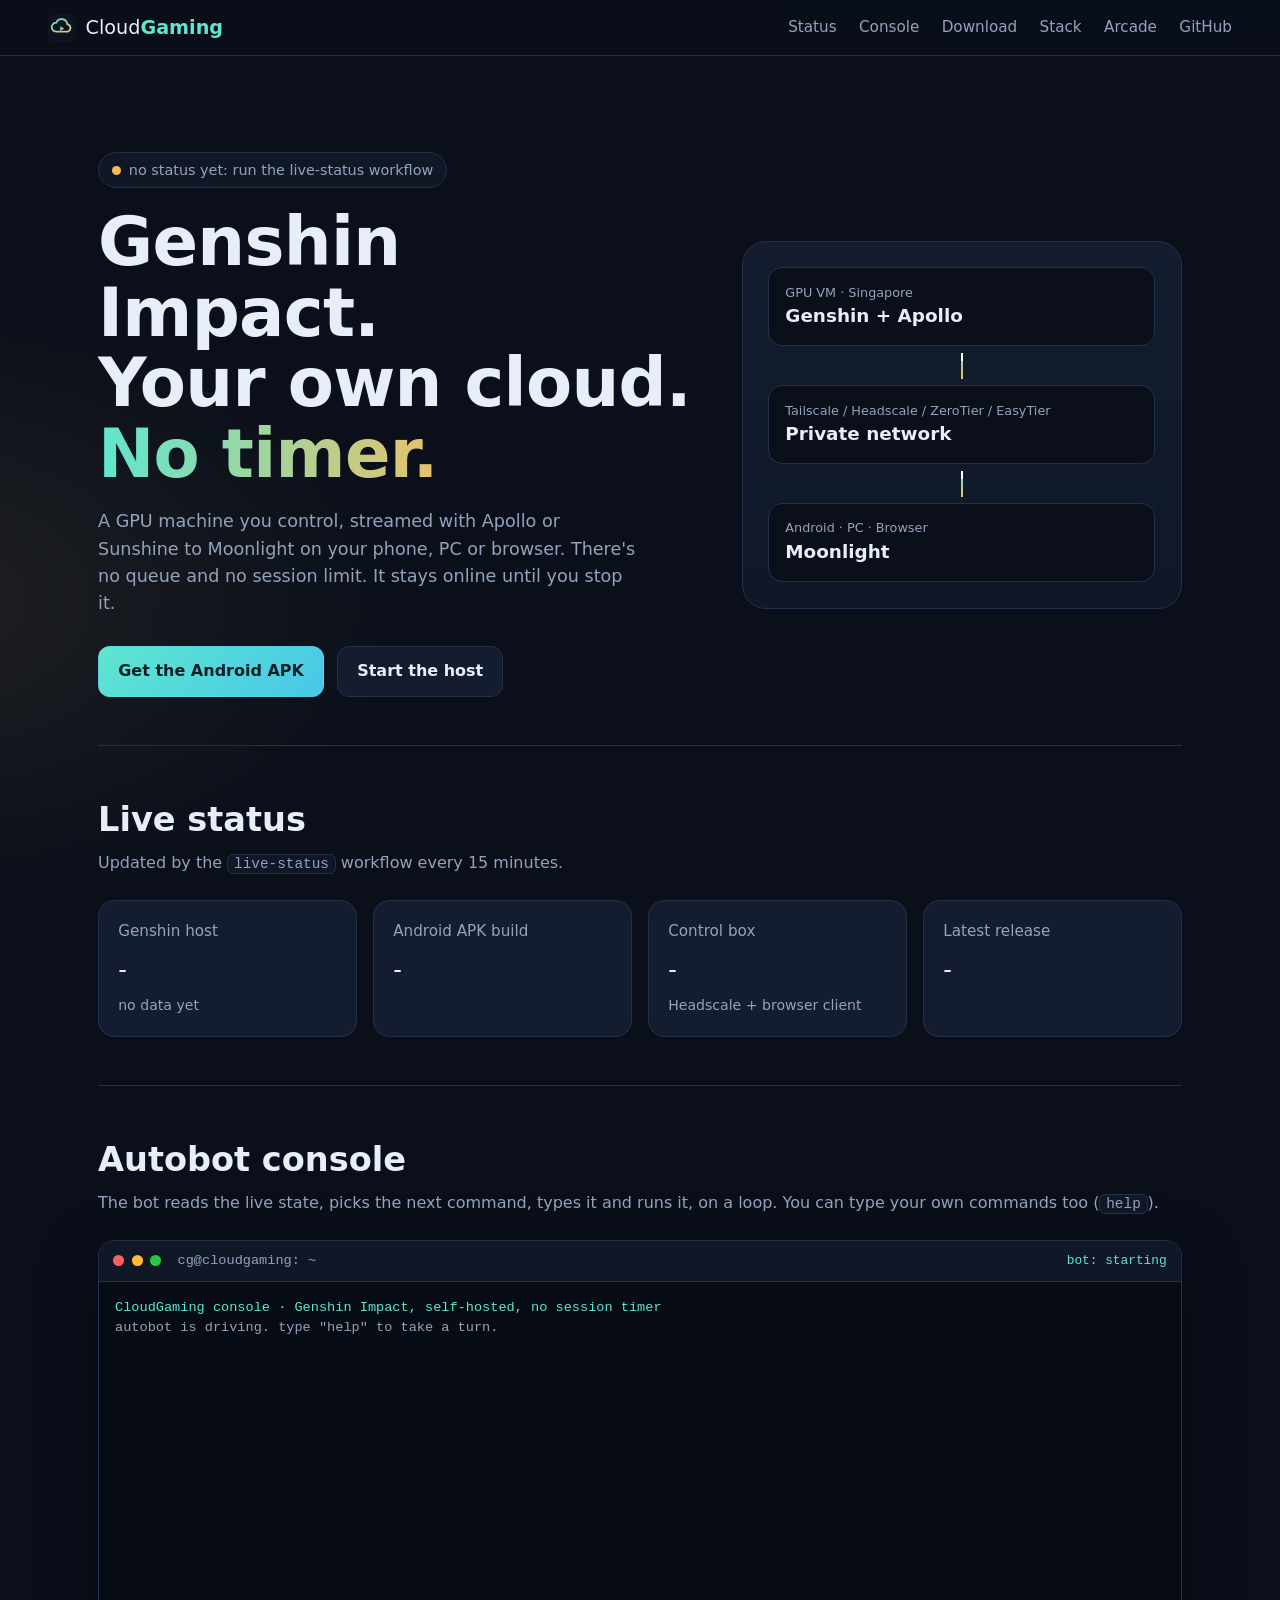
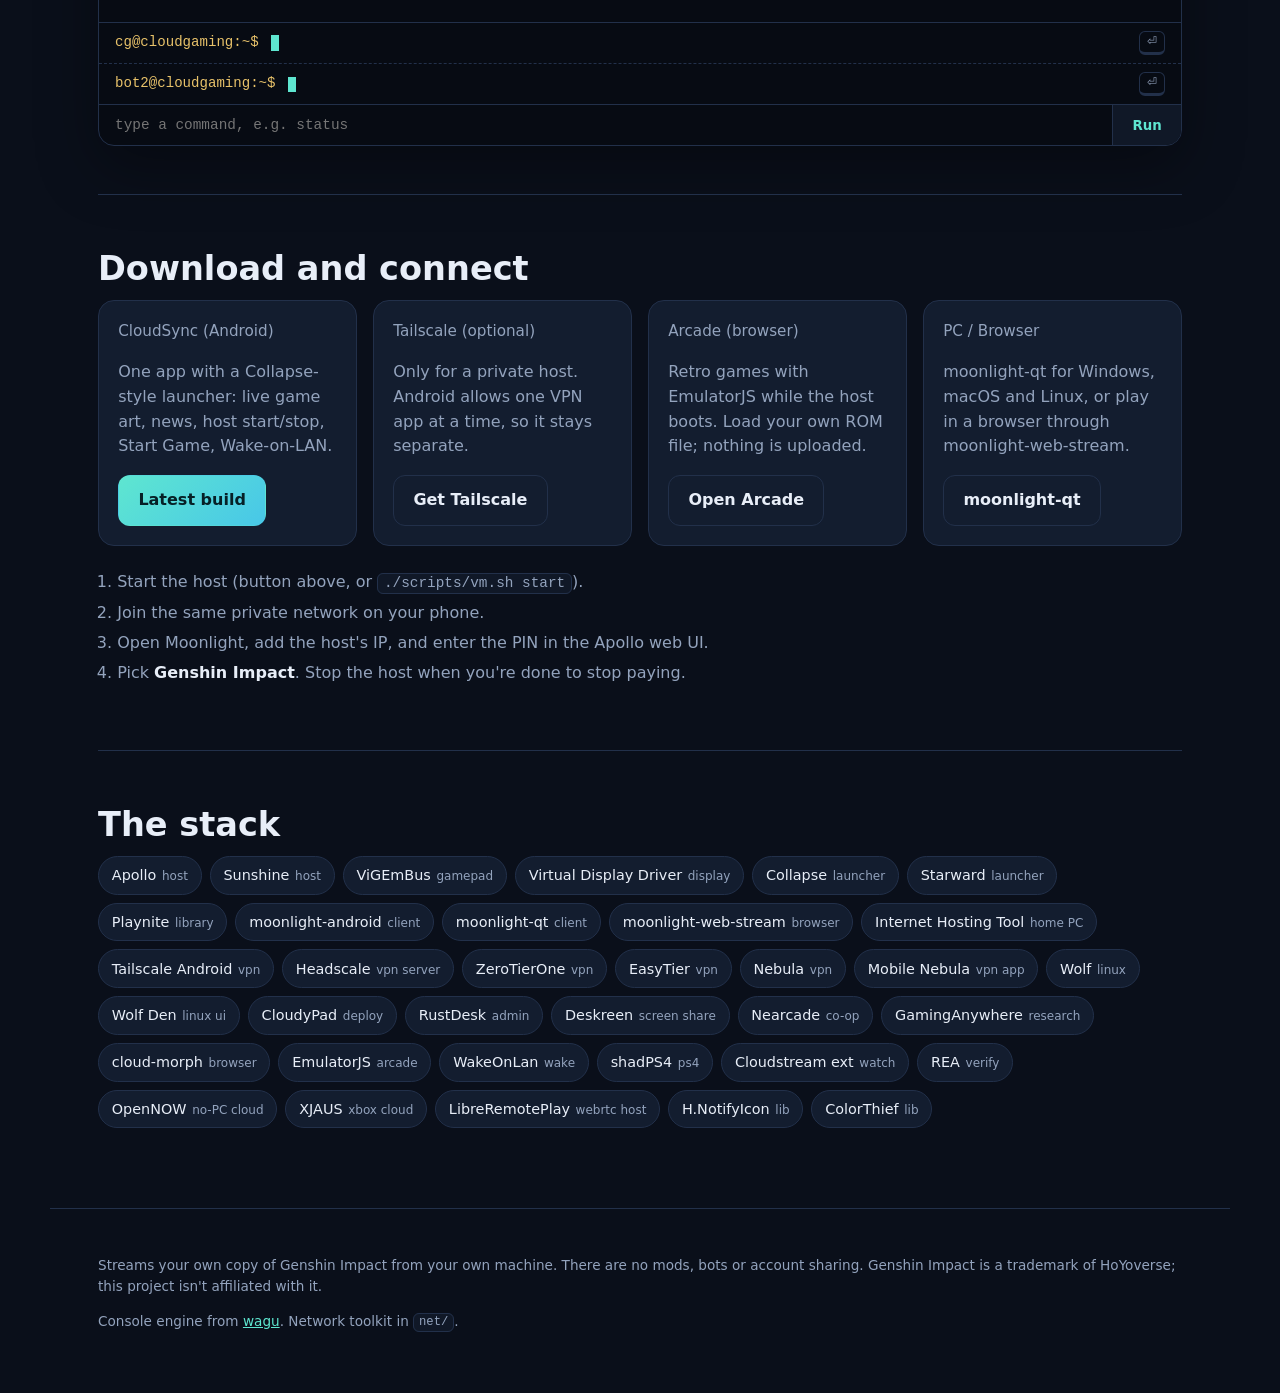
<file: site/index.html>
<!doctype html>
<html lang="en">
<head>
<meta charset="utf-8">
<meta name="viewport" content="width=device-width, initial-scale=1">
<title>CloudGaming - Genshin Impact with no time limit</title>
<meta name="description" content="Self-hosted cloud gaming for Genshin Impact: Apollo/Sunshine host, Moonlight clients, private networking, live status and an autobot console.">
<meta http-equiv="Content-Security-Policy" content="default-src 'self'; script-src 'self'; style-src 'self' https://api.fontshare.com; font-src https://cdn.fontshare.com; connect-src 'self' https://raw.githubusercontent.com https://api.github.com; img-src 'self' data: https://img.shields.io; base-uri 'none'; form-action 'none'">
<meta name="referrer" content="no-referrer">
<link rel="preconnect" href="https://api.fontshare.com">
<link rel="stylesheet" href="https://api.fontshare.com/v2/css?f[]=clash-display@600,700&f[]=satoshi@400,500,700&display=swap">
<link rel="stylesheet" href="style.css">
<link rel="icon" href="favicon.svg" type="image/svg+xml">
</head>
<body>
<header class="top">
  <a class="logo" href="#"><img src="favicon.svg" alt="" width="28" height="28"><span>Cloud<b>Gaming</b></span></a>
  <nav aria-label="Sections">
    <a href="#status">Status</a>
    <a href="#console">Console</a>
    <a href="#download">Download</a>
    <a href="#stack">Stack</a>
    <a href="arcade.html">Arcade</a>
    <a href="https://github.com/JebetrexxMC/CloudGaming" rel="noopener">GitHub</a>
  </nav>
</header>

<main>
  <section class="hero">
    <div class="hero-text">
      <p class="eyebrow"><span id="live-dot" class="dot"></span><span id="live-text">checking host...</span></p>
      <h1>Genshin Impact.<br>Your own cloud.<br><em>No timer.</em></h1>
      <p class="lead">A GPU machine you control, streamed with Apollo or Sunshine to Moonlight on your phone, PC or browser. There's no queue and no session limit. It stays online until you stop it.</p>
      <div class="cta">
        <a class="btn primary" href="#download">Get the Android APK</a>
        <a class="btn" id="start-link" href="https://github.com/JebetrexxMC/CloudGaming/actions/workflows/vm-control.yml" rel="noopener">Start the host</a>
      </div>
    </div>
    <div class="hero-card" aria-hidden="true">
      <div class="flow">
        <div class="node"><small>GPU VM · Singapore</small><b>Genshin + Apollo</b></div>
        <div class="wire"><span></span></div>
        <div class="node"><small>Tailscale / Headscale / ZeroTier / EasyTier</small><b>Private network</b></div>
        <div class="wire"><span></span></div>
        <div class="node"><small>Android · PC · Browser</small><b>Moonlight</b></div>
      </div>
    </div>
  </section>

  <section id="status" class="block">
    <h2>Live status</h2>
    <p class="sub">Updated by the <code>live-status</code> workflow every 15 minutes. <span id="updated"></span></p>
    <div class="grid" id="cards">
      <article class="card" id="c-host"><h3>Genshin host</h3><p class="big" id="host-state">-</p><p class="small" id="host-detail">no data yet</p></article>
      <article class="card" id="c-apk"><h3>Android APK build</h3><p class="big" id="apk-state">-</p><p class="small" id="apk-detail"></p></article>
      <article class="card" id="c-net"><h3>Control box</h3><p class="big" id="net-state">-</p><p class="small" id="net-detail">Headscale + browser client</p></article>
      <article class="card" id="c-rel"><h3>Latest release</h3><p class="big" id="rel-state">-</p><p class="small" id="rel-detail"></p></article>
    </div>
  </section>

  <section id="console" class="block">
    <h2>Autobot console</h2>
    <p class="sub">The bot reads the live state, picks the next command, types it and runs it, on a loop. You can type your own commands too (<code>help</code>).</p>
    <div class="term" role="region" aria-label="Autobot console">
      <div class="term-bar"><span></span><span></span><span></span><b>cg@cloudgaming: ~</b><em id="bot-status">bot: starting</em></div>
      <pre id="out" class="term-out" aria-live="polite"></pre>
      <div class="term-row"><span class="ps">cg@cloudgaming:~$</span> <span class="typed" id="typed"></span><span class="caret"></span><kbd class="kenter">⏎</kbd></div>
      <form id="cmd-form" class="term-input" autocomplete="off">
        <label for="cmd" class="sr">Command</label>
        <input id="cmd" name="cmd" placeholder="type a command, e.g. status" spellcheck="false">
        <button type="submit">Run</button>
      </form>
    </div>
  </section>

  <section id="download" class="block">
    <h2>Download and connect</h2>
    <div class="grid four">
      <article class="card dl">
        <h3>CloudSync (Android)</h3>
        <p>One app with a Collapse-style launcher: live game art, news, host start/stop, Start Game, Wake-on-LAN.</p>
        <a class="btn primary" id="dl-moonlight" href="https://github.com/JebetrexxMC/CloudGaming/actions/workflows/build-apk.yml" rel="noopener">Latest build</a>
      </article>
      <article class="card dl">
        <h3>Tailscale (optional)</h3>
        <p>Only for a private host. Android allows one VPN app at a time, so it stays separate.</p>
        <a class="btn" id="dl-tailscale" href="https://play.google.com/store/apps/details?id=com.tailscale.ipn" rel="noopener">Get Tailscale</a>
      </article>
      <article class="card dl">
        <h3>Arcade (browser)</h3>
        <p>Retro games with EmulatorJS while the host boots. Load your own ROM file; nothing is uploaded.</p>
        <a class="btn" href="arcade.html">Open Arcade</a>
      </article>
      <article class="card dl">
        <h3>PC / Browser</h3>
        <p>moonlight-qt for Windows, macOS and Linux, or play in a browser through moonlight-web-stream.</p>
        <a class="btn" href="https://github.com/JebetrexxMC/CloudGaming/releases/latest" rel="noopener">moonlight-qt</a>
      </article>
    </div>
    <ol class="steps">
      <li>Start the host (button above, or <code>./scripts/vm.sh start</code>).</li>
      <li>Join the same private network on your phone.</li>
      <li>Open Moonlight, add the host's IP, and enter the PIN in the Apollo web UI.</li>
      <li>Pick <b>Genshin Impact</b>. Stop the host when you're done to stop paying.</li>
    </ol>
  </section>

  <section id="stack" class="block">
    <h2>The stack</h2>
    <div class="tags" id="tools"></div>
  </section>
</main>

<footer class="foot">
  <p>Streams your own copy of Genshin Impact from your own machine. There are no mods, bots or account sharing. Genshin Impact is a trademark of HoYoverse; this project isn't affiliated with it.</p>
  <p>Console engine from <a href="https://github.com/JebetrexxMC/wagu" rel="noopener">wagu</a>. Network toolkit in <code>net/</code>.</p>
</footer>

<script src="autobot.js"></script>
<script src="app.js"></script>
</body>
</html>
</file>
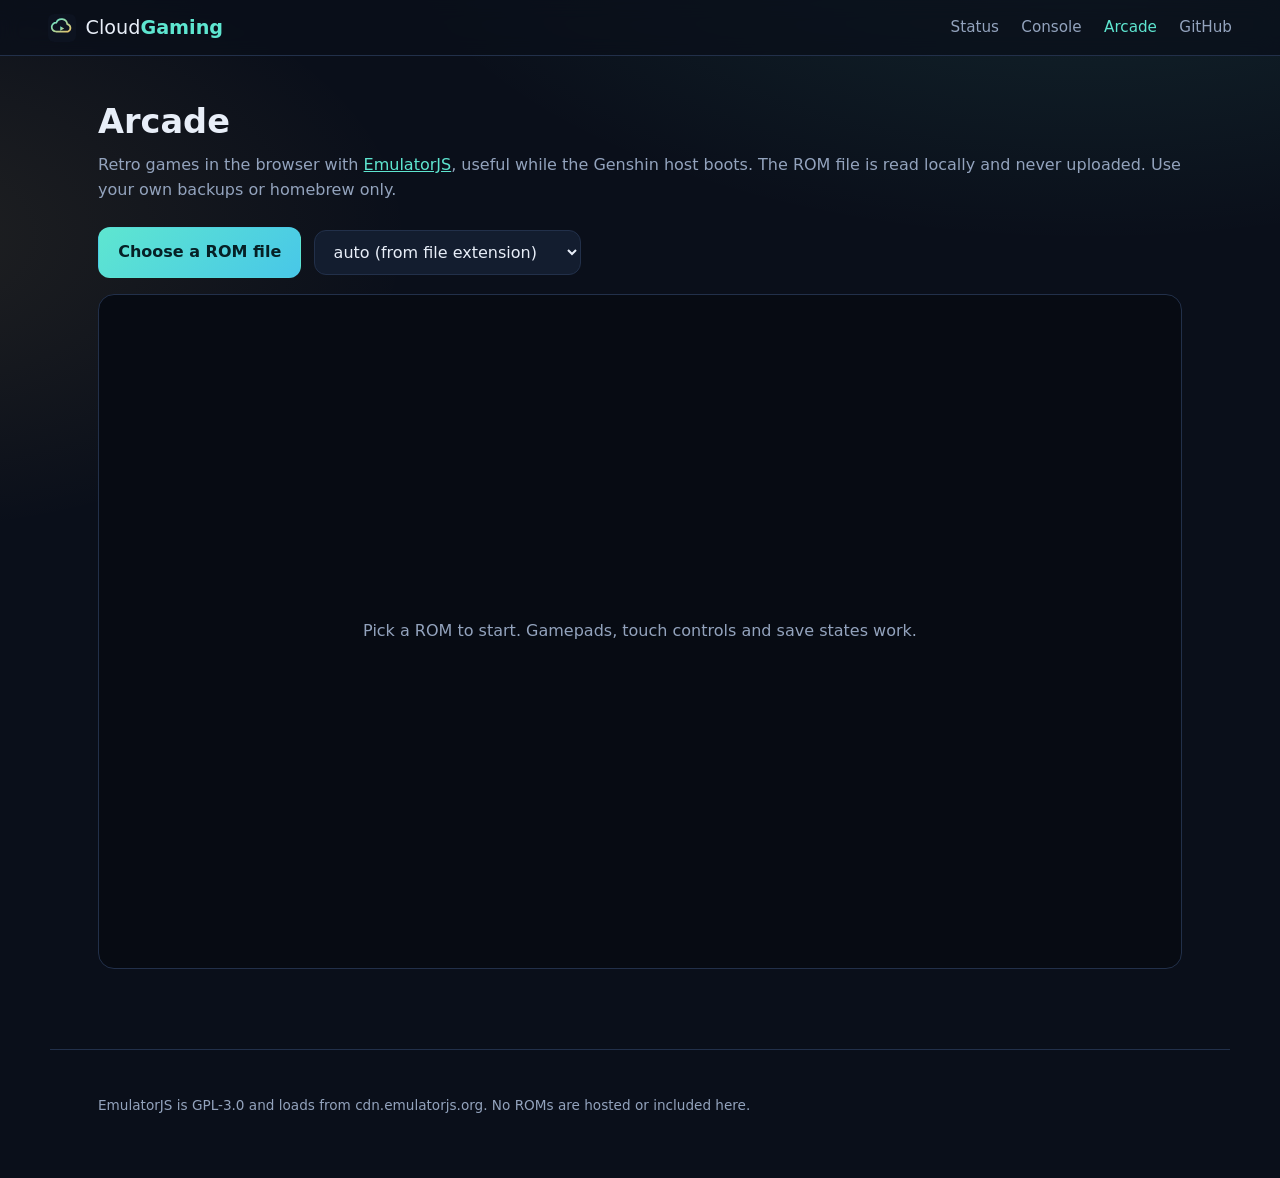
<file: site/arcade.html>
<!doctype html>
<html lang="en">
<head>
<meta charset="utf-8">
<meta name="viewport" content="width=device-width, initial-scale=1">
<title>CloudGaming Arcade - EmulatorJS in your browser</title>
<meta name="description" content="Play your own retro game backups in the browser with EmulatorJS while the Genshin host boots.">
<meta name="referrer" content="no-referrer">
<link rel="preconnect" href="https://api.fontshare.com">
<link rel="stylesheet" href="https://api.fontshare.com/v2/css?f[]=clash-display@600,700&f[]=satoshi@400,500,700&display=swap">
<link rel="stylesheet" href="style.css">
<link rel="icon" href="favicon.svg" type="image/svg+xml">
</head>
<body class="arcade">
<header class="top">
  <a class="logo" href="./"><img src="favicon.svg" alt="" width="28" height="28"><span>Cloud<b>Gaming</b></span></a>
  <nav aria-label="Sections">
    <a href="./#status">Status</a>
    <a href="./#console">Console</a>
    <a href="arcade.html" aria-current="page">Arcade</a>
    <a href="https://github.com/JebetrexxMC/CloudGaming" rel="noopener">GitHub</a>
  </nav>
</header>
<main>
  <section class="block first">
    <h2>Arcade</h2>
    <p class="sub">Retro games in the browser with <a href="https://github.com/EmulatorJS/EmulatorJS" rel="noopener">EmulatorJS</a>, useful while the Genshin host boots. The ROM file is read locally and never uploaded. Use your own backups or homebrew only.</p>
    <div class="arcade-bar">
      <label class="btn primary" for="rom">Choose a ROM file</label>
      <input id="rom" type="file" class="sr" accept=".nes,.sfc,.smc,.gba,.gb,.gbc,.n64,.z64,.v64,.nds,.md,.gen,.smd,.gg,.sms,.a26,.pce,.zip,.7z,.bin,.cue,.iso,.chd">
      <label for="core" class="sr">System</label>
      <select id="core" class="select">
        <option value="">auto (from file extension)</option>
        <option value="nes">NES / Famicom</option>
        <option value="snes">SNES</option>
        <option value="gba">Game Boy Advance</option>
        <option value="gb">Game Boy / Color</option>
        <option value="n64">Nintendo 64</option>
        <option value="nds">Nintendo DS</option>
        <option value="segaMD">Sega Mega Drive / Genesis</option>
        <option value="segaGG">Sega Game Gear</option>
        <option value="segaMS">Sega Master System</option>
        <option value="psx">PlayStation</option>
        <option value="pce">PC Engine</option>
        <option value="atari2600">Atari 2600</option>
        <option value="arcade">Arcade (MAME/FBNeo zip)</option>
      </select>
      <span id="rom-info" class="small"></span>
    </div>
    <div class="emu-wrap"><div id="game"><p class="emu-empty">Pick a ROM to start. Gamepads, touch controls and save states work.</p></div></div>
  </section>
</main>
<footer class="foot"><p>EmulatorJS is GPL-3.0 and loads from cdn.emulatorjs.org. No ROMs are hosted or included here.</p></footer>
<script src="arcade.js"></script>
</body>
</html>
</file>
<file: site/style.css>
:root {
  --bg: #0a0f1a;
  --bg2: #101827;
  --card: #131d2f;
  --line: #22304a;
  --text: #e8eef8;
  --muted: #93a3bd;
  --teal: #5ee6d0;
  --gold: #e8c26a;
  --red: #ff7a7a;
  --amber: #f5b85a;
  --radius: 16px;
  --font: 'Satoshi', system-ui, -apple-system, Segoe UI, Roboto, sans-serif;
  --display: 'Clash Display', var(--font);
  --mono: ui-monospace, SFMono-Regular, Menlo, Consolas, monospace;
}
* { box-sizing: border-box; }
html { scroll-behavior: smooth; }
body {
  margin: 0; font-family: var(--font); color: var(--text); line-height: 1.55;
  background:
    radial-gradient(1200px 600px at 85% -10%, rgba(94, 230, 208, .12), transparent 60%),
    radial-gradient(900px 500px at -10% 20%, rgba(232, 194, 106, .10), transparent 60%),
    var(--bg);
  min-height: 100vh;
}
a { color: var(--teal); }
code { font-family: var(--mono); font-size: .9em; background: var(--bg2); padding: .1em .4em; border-radius: 6px; border: 1px solid var(--line); }
.sr { position: absolute; width: 1px; height: 1px; overflow: hidden; clip: rect(0 0 0 0); }

.top {
  position: sticky; top: 0; z-index: 10; display: flex; align-items: center; justify-content: space-between;
  gap: 1rem; padding: .8rem clamp(1rem, 4vw, 3rem); backdrop-filter: blur(10px);
  background: rgba(10, 15, 26, .75); border-bottom: 1px solid var(--line);
}
.logo { display: flex; align-items: center; gap: .6rem; text-decoration: none; color: var(--text); font-family: var(--display); font-size: 1.2rem; }
.logo b { color: var(--teal); font-weight: 700; }
.top nav { display: flex; gap: clamp(.6rem, 2vw, 1.4rem); flex-wrap: wrap; }
.top nav a { color: var(--muted); text-decoration: none; font-weight: 500; font-size: .95rem; }
.top nav a:hover { color: var(--text); }

main { max-width: 1180px; margin: 0 auto; padding: 0 clamp(1rem, 4vw, 3rem); }

.hero { display: grid; grid-template-columns: 1.15fr .85fr; gap: 3rem; align-items: center; padding: clamp(3rem, 8vw, 6rem) 0 3rem; }
.eyebrow { display: inline-flex; align-items: center; gap: .5rem; padding: .35rem .8rem; border: 1px solid var(--line); border-radius: 99px; color: var(--muted); font-size: .9rem; margin: 0 0 1.2rem; background: var(--bg2); }
.dot { width: 9px; height: 9px; border-radius: 50%; background: var(--muted); box-shadow: 0 0 0 0 currentColor; }
.dot.ok { background: var(--teal); animation: pulse 2s infinite; color: rgba(94, 230, 208, .5); }
.dot.bad { background: var(--red); }
.dot.warn { background: var(--amber); }
@keyframes pulse { 0% { box-shadow: 0 0 0 0 currentColor; } 70% { box-shadow: 0 0 0 10px transparent; } 100% { box-shadow: 0 0 0 0 transparent; } }
h1 { font-family: var(--display); font-size: clamp(2.4rem, 6vw, 4.2rem); line-height: 1.05; margin: 0 0 1.2rem; letter-spacing: -.01em; }
h1 em { font-style: normal; background: linear-gradient(90deg, var(--teal), var(--gold)); -webkit-background-clip: text; background-clip: text; color: transparent; }
.lead { color: var(--muted); font-size: 1.1rem; max-width: 34rem; }
.cta { display: flex; gap: .8rem; flex-wrap: wrap; margin-top: 1.8rem; }
.btn { display: inline-flex; align-items: center; justify-content: center; padding: .75rem 1.2rem; border-radius: 12px; border: 1px solid var(--line); color: var(--text); text-decoration: none; font-weight: 700; background: var(--card); transition: transform .15s, border-color .15s; }
.btn:hover { transform: translateY(-1px); border-color: var(--teal); }
.btn.primary { background: linear-gradient(135deg, var(--teal), #48c7e8); color: #062026; border-color: transparent; }

.hero-card { background: linear-gradient(180deg, var(--card), var(--bg2)); border: 1px solid var(--line); border-radius: 24px; padding: 1.6rem; }
.flow { display: grid; gap: .4rem; }
.node { background: var(--bg); border: 1px solid var(--line); border-radius: 14px; padding: .9rem 1rem; }
.node small { display: block; color: var(--muted); font-size: .8rem; }
.node b { font-family: var(--display); font-size: 1.15rem; }
.wire { height: 26px; display: flex; justify-content: center; }
.wire span { width: 2px; height: 100%; background: linear-gradient(var(--teal), var(--gold)); position: relative; overflow: hidden; }
.wire span::after { content: ''; position: absolute; left: -2px; width: 6px; height: 8px; border-radius: 3px; background: #fff; animation: flow 1.4s linear infinite; }
@keyframes flow { from { top: -8px; } to { top: 26px; } }

.block { padding: 3rem 0; border-top: 1px solid var(--line); }
h2 { font-family: var(--display); font-size: clamp(1.6rem, 3vw, 2.1rem); margin: 0 0 .3rem; }
.sub { color: var(--muted); margin: 0 0 1.5rem; }
.grid { display: grid; grid-template-columns: repeat(4, 1fr); gap: 1rem; }
.grid.three { grid-template-columns: repeat(3, 1fr); }
.grid.four { grid-template-columns: repeat(4, 1fr); }
.card { background: var(--card); border: 1px solid var(--line); border-radius: var(--radius); padding: 1.2rem; min-width: 0; }
.card h3 { margin: 0 0 .5rem; font-size: .95rem; color: var(--muted); font-weight: 500; }
.card .big { font-family: var(--display); font-size: 1.5rem; margin: 0; }
.card .small { color: var(--muted); font-size: .88rem; margin: .4rem 0 0; overflow-wrap: anywhere; }
.card.ok { border-color: rgba(94, 230, 208, .5); } .card.ok .big { color: var(--teal); }
.card.bad .big { color: var(--red); }
.card.warn .big { color: var(--amber); }
.card.dl p { color: var(--muted); }

.term { background: #070b13; border: 1px solid var(--line); border-radius: var(--radius); overflow: hidden; box-shadow: 0 20px 60px rgba(0, 0, 0, .35); }
.term-bar { display: flex; align-items: center; gap: .45rem; padding: .6rem .9rem; background: var(--bg2); border-bottom: 1px solid var(--line); font-size: .85rem; }
.term-bar span { width: 11px; height: 11px; border-radius: 50%; background: #ff5f57; }
.term-bar span:nth-child(2) { background: #febc2e; } .term-bar span:nth-child(3) { background: #28c840; }
.term-bar b { margin-left: .6rem; font-family: var(--mono); font-weight: 500; color: var(--muted); }
.term-bar em { margin-left: auto; font-style: normal; color: var(--teal); font-family: var(--mono); font-size: .8rem; white-space: nowrap; overflow: hidden; text-overflow: ellipsis; max-width: 50%; }
.term-out { margin: 0; padding: 1rem; height: 340px; overflow: auto; font-family: var(--mono); font-size: .85rem; line-height: 1.5; white-space: pre-wrap; word-break: break-word; }
.term-out .a { color: var(--text); } .term-out .g { color: var(--teal); } .term-out .m { color: var(--muted); }
.term-out .y { color: var(--gold); } .term-out .r { color: var(--red); } .term-out .c { color: #8ab4ff; }
.term-row { display: flex; align-items: center; gap: .4rem; padding: .5rem 1rem; border-top: 1px solid var(--line); font-family: var(--mono); font-size: .88rem; }
.term-row.lane { border-top-style: dashed; }
.ps { color: var(--gold); white-space: nowrap; }
.typed { color: var(--text); white-space: pre; overflow: hidden; text-overflow: ellipsis; }
.caret { width: 8px; height: 1.1em; background: var(--teal); animation: blink 1s steps(1) infinite; }
@keyframes blink { 50% { opacity: 0; } }
.kenter { margin-left: auto; font-family: var(--mono); font-size: .75rem; border: 1px solid var(--line); border-bottom-width: 3px; border-radius: 6px; padding: .05rem .45rem; color: var(--muted); transition: transform .1s; }
.kenter.hit { transform: translateY(2px); border-bottom-width: 1px; color: var(--teal); border-color: var(--teal); }
.term-input { display: flex; border-top: 1px solid var(--line); }
.term-input input { flex: 1; min-width: 0; background: transparent; border: 0; color: var(--text); font-family: var(--mono); font-size: .9rem; padding: .75rem 1rem; outline: none; }
.term-input input:focus { background: rgba(94, 230, 208, .05); }
.term-input button { background: var(--bg2); color: var(--teal); border: 0; border-left: 1px solid var(--line); padding: 0 1.2rem; font-weight: 700; cursor: pointer; font-family: var(--font); }

.steps { color: var(--muted); padding-left: 1.2rem; margin-top: 1.5rem; }
.steps li { margin: .35rem 0; } .steps b { color: var(--text); }
.tags { display: flex; flex-wrap: wrap; gap: .5rem; }
.tags a { text-decoration: none; color: var(--text); background: var(--card); border: 1px solid var(--line); padding: .45rem .8rem; border-radius: 99px; font-size: .9rem; }
.tags a small { color: var(--muted); margin-left: .35rem; }
.tags a:hover { border-color: var(--teal); }

.foot { max-width: 1180px; margin: 2rem auto 0; padding: 2rem clamp(1rem, 4vw, 3rem) 3rem; border-top: 1px solid var(--line); color: var(--muted); font-size: .85rem; }

@media (max-width: 900px) {
  .hero { grid-template-columns: 1fr; gap: 2rem; }
  .grid, .grid.three, .grid.four { grid-template-columns: repeat(2, 1fr); }
}
@media (max-width: 560px) {
  .grid, .grid.three, .grid.four { grid-template-columns: 1fr; }
  .top nav { gap: .7rem; flex-wrap: nowrap; }
  .top nav a { font-size: .85rem; }
  .top nav a:not(:last-child):nth-child(n+3) { display: none; }
  .logo span { font-size: 1rem; }
  .term-out { height: 300px; font-size: .8rem; }
}
@media (prefers-reduced-motion: reduce) { * { animation: none !important; transition: none !important; } }

/* arcade */
.block.first { border-top: 0; padding-top: 2.5rem; }
.arcade-bar { display: flex; flex-wrap: wrap; gap: .8rem; align-items: center; margin-bottom: 1rem; }
.arcade-bar label.btn { cursor: pointer; }
.select { background: var(--card); color: var(--text); border: 1px solid var(--line); border-radius: 12px; padding: .7rem .9rem; font: inherit; }
.arcade-bar .small { color: var(--muted); font-size: .9rem; }
.emu-wrap { background: #070b13; border: 1px solid var(--line); border-radius: var(--radius); overflow: hidden; aspect-ratio: 4 / 3; max-height: 75vh; width: 100%; }
#game { width: 100%; height: 100%; }
.emu-empty { display: grid; place-items: center; height: 100%; margin: 0; color: var(--muted); padding: 1rem; text-align: center; }
.top nav a[aria-current="page"] { color: var(--teal); }
</file>
